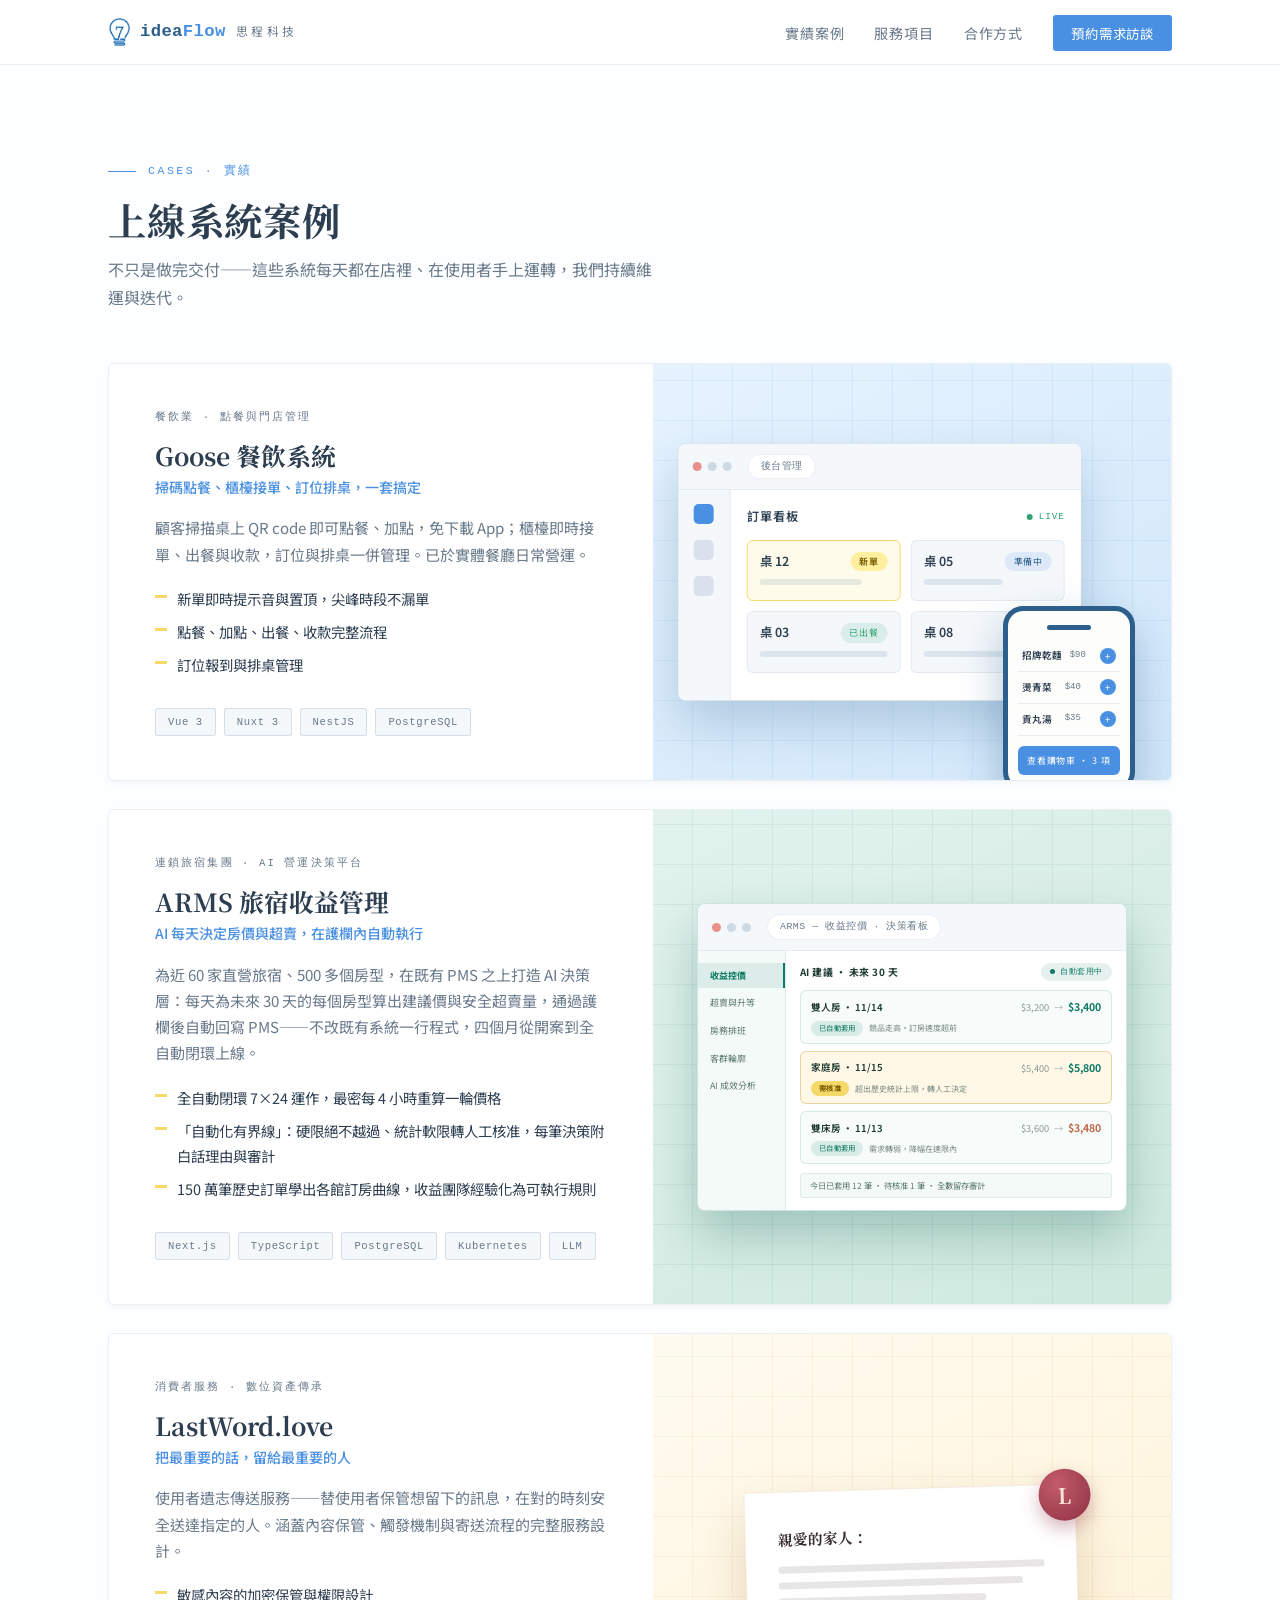
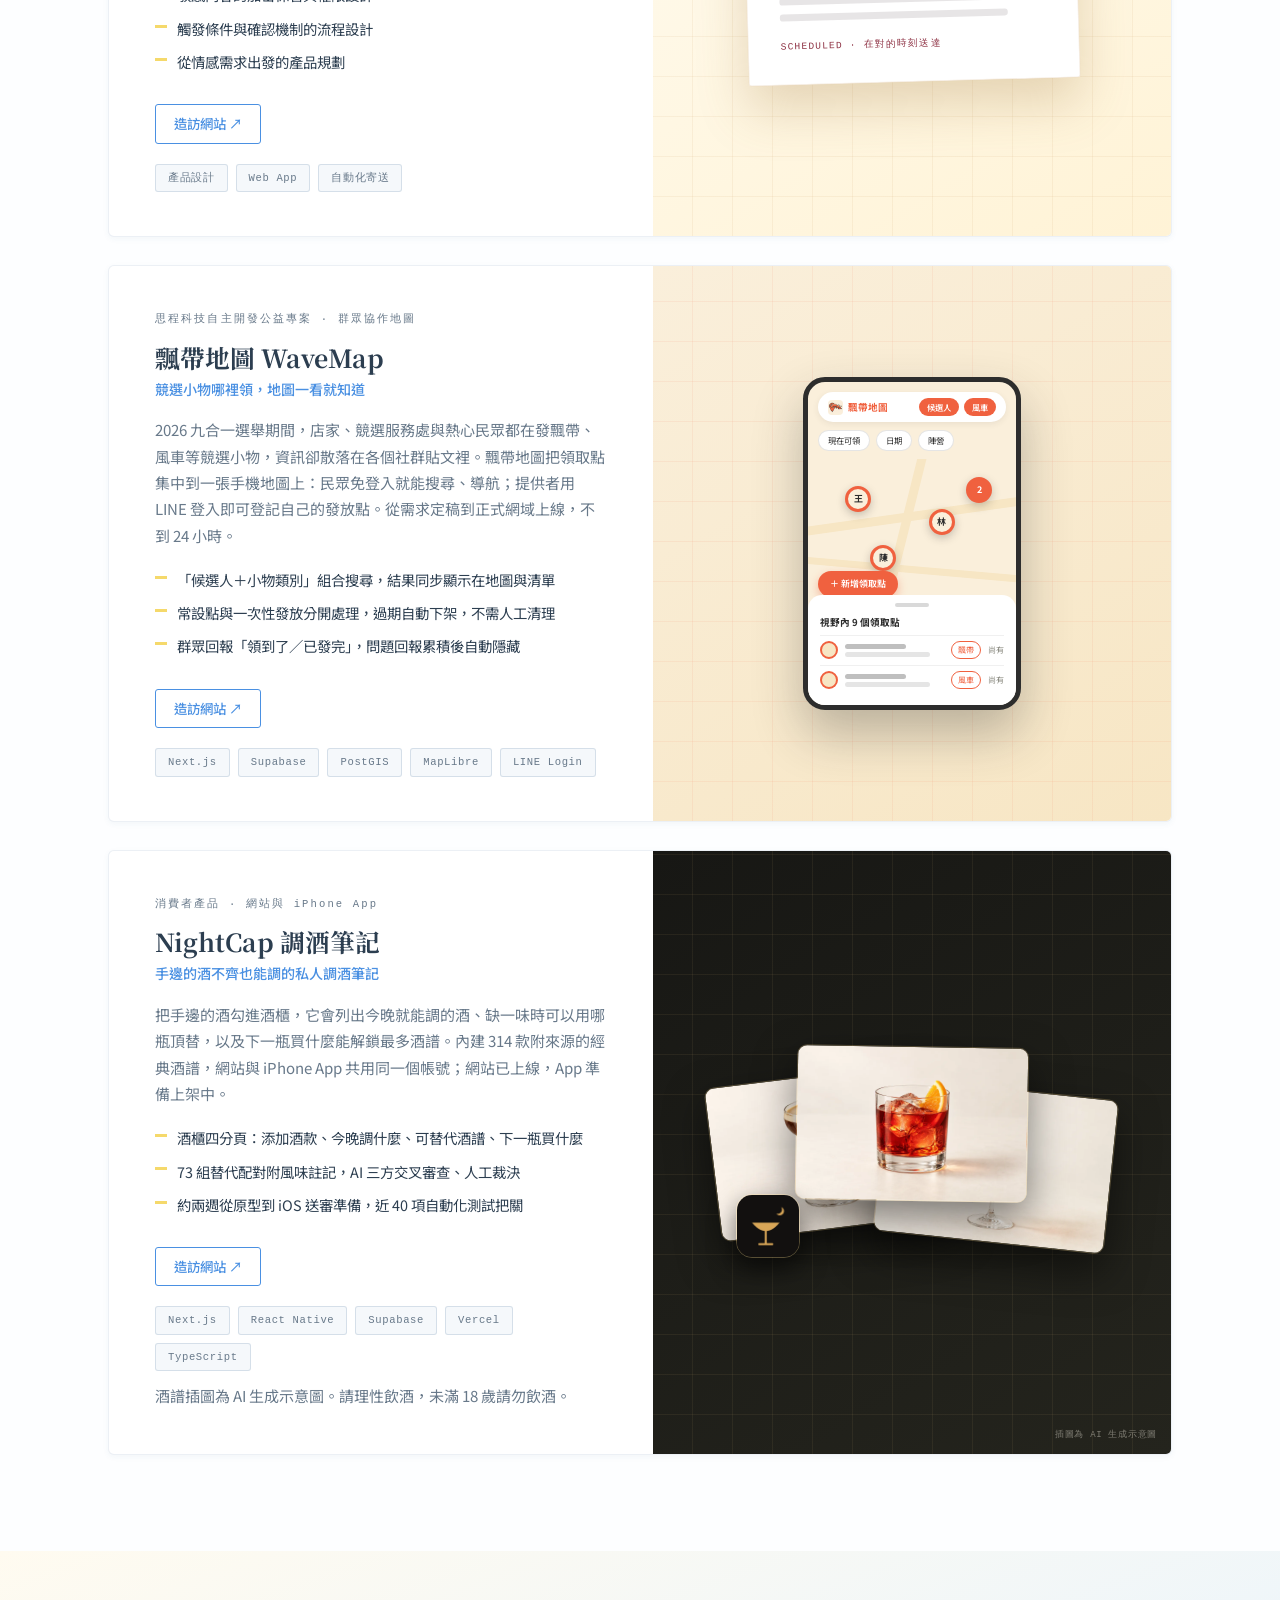
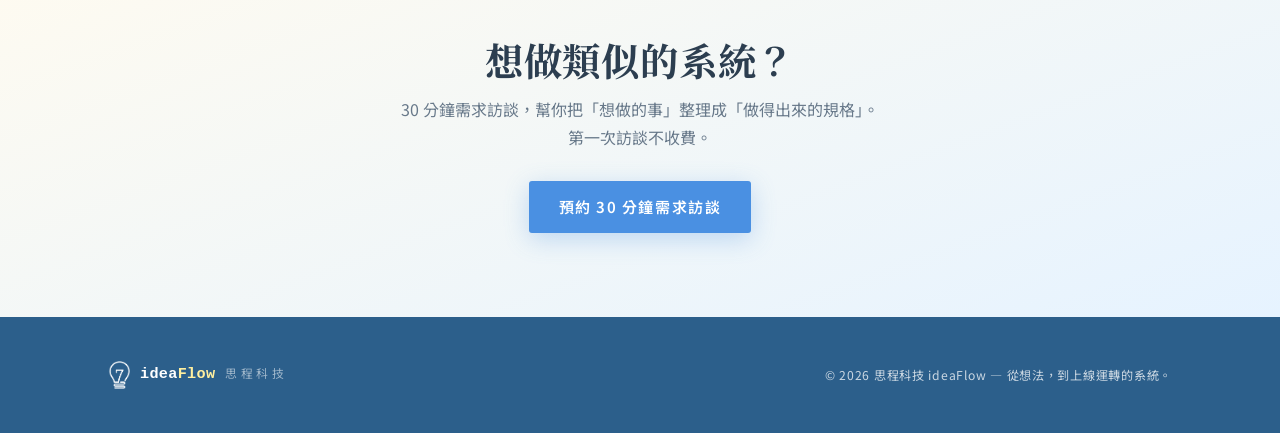
<file: cases/index.html>
<!DOCTYPE html>
<html lang="zh-TW">
<head>
    <meta charset="UTF-8">
    <meta name="viewport" content="width=device-width, initial-scale=1.0">
    <title>上線系統案例 — 思程科技 ideaFlow</title>
    <meta name="description" content="思程科技的上線系統案例：Goose 餐飲點餐系統、ARMS 旅宿 AI 收益管理平台、LastWord.love、飄帶地圖 WaveMap 與 NightCap 調酒筆記。每個系統都在真實營運中。">
    <meta name="keywords" content="軟體開發案例,客製系統,餐飲點餐系統,旅宿收益管理,AI 系統開發,台中,ideaFlow,思程科技">
    <link rel="canonical" href="https://www.ideaflow.com.tw/cases/">

    <!-- Google Tag Manager -->
    <script>(function(w,d,s,l,i){w[l]=w[l]||[];w[l].push({'gtm.start':
    new Date().getTime(),event:'gtm.js'});var f=d.getElementsByTagName(s)[0],
    j=d.createElement(s),dl=l!='dataLayer'?'&l='+l:'';j.async=true;j.src=
    'https://www.googletagmanager.com/gtm.js?id='+i+dl;f.parentNode.insertBefore(j,f);
    })(window,document,'script','dataLayer','GTM-PHTSDS7L');</script>
    <!-- End Google Tag Manager -->

    <!-- Open Graph -->
    <meta property="og:type" content="website">
    <meta property="og:title" content="上線系統案例 — 思程科技 ideaFlow">
    <meta property="og:description" content="餐飲點餐、旅宿 AI 收益管理、消費者產品與公益地圖——每個系統都在真實營運中。">
    <meta property="og:url" content="https://www.ideaflow.com.tw/cases/">
    <meta property="og:image" content="https://www.ideaflow.com.tw/assets/og-image.png">
    <meta name="twitter:card" content="summary_large_image">

    <link rel="icon" type="image/png" sizes="32x32" href="/assets/favicon-32.png">
    <link rel="apple-touch-icon" href="/assets/apple-touch-icon.png">

    <link rel="preconnect" href="https://fonts.googleapis.com">
    <link rel="preconnect" href="https://fonts.gstatic.com" crossorigin>
    <link href="https://fonts.googleapis.com/css2?family=Noto+Sans+TC:wght@400;500;700&family=Noto+Serif+TC:wght@700&display=swap" rel="stylesheet">
    <link rel="stylesheet" href="/styles.css?v=12">
</head>
<body>
<!-- Google Tag Manager (noscript) -->
<noscript><iframe src="https://www.googletagmanager.com/ns.html?id=GTM-PHTSDS7L"
height="0" width="0" style="display:none;visibility:hidden"></iframe></noscript>
<!-- End Google Tag Manager (noscript) -->

<nav>
  <div class="nav-in">
    <a class="logo" href="/">
      <img src="/assets/logo-mark-blue.png" alt="ideaFlow logo">
      <b>idea<span>Flow</span></b><em>思程科技</em>
    </a>
    <ul class="nav-links">
      <li><a href="/cases/" aria-current="page">實績案例</a></li>
      <li><a href="/#services">服務項目</a></li>
      <li><a href="/#process">合作方式</a></li>
      <li><a href="/#contact" class="nav-cta" data-cta="nav">預約需求訪談</a></li>
    </ul>
  </div>
</nav>

<section class="cases">
  <div class="wrap">
    <div class="eyebrow reveal">CASES · 實績</div>
    <h1 class="section-title reveal">上線系統案例</h1>
    <p class="section-lede reveal">不只是做完交付——這些系統每天都在店裡、在使用者手上運轉，我們持續維運與迭代。</p>

    <div class="case-list">
      <article class="case reveal" id="goose">
        <div class="case-info">
          <span class="case-kind">餐飲業 · 點餐與門店管理</span>
          <h3>Goose 餐飲系統</h3>
          <div class="sub">掃碼點餐、櫃檯接單、訂位排桌，一套搞定</div>
          <p>顧客掃描桌上 QR code 即可點餐、加點，免下載 App；櫃檯即時接單、出餐與收款，訂位與排桌一併管理。已於實體餐廳日常營運。</p>
          <ul class="case-points">
            <li>新單即時提示音與置頂，尖峰時段不漏單</li>
            <li>點餐、加點、出餐、收款完整流程</li>
            <li>訂位報到與排桌管理</li>
          </ul>
          <div class="tags">
            <span class="tag">Vue 3</span><span class="tag">Nuxt 3</span>
            <span class="tag">NestJS</span><span class="tag">PostgreSQL</span>
          </div>
        </div>
        <div class="case-visual" aria-hidden="true">
          <div class="g-window">
            <div class="mock-bar">
              <i></i><i></i><i></i>
              <span class="mock-url">後台管理</span>
            </div>
            <div class="mock-body" style="min-height:210px">
              <div class="mock-side">
                <i class="on"></i><i></i><i></i>
              </div>
              <div class="mock-main">
                <div class="mock-head"><b>訂單看板</b><span class="mock-live">LIVE</span></div>
                <div class="order-grid">
                  <div class="order-card new">
                    <div class="order-top"><b>桌 12</b><span class="pill pill-new">新單</span></div>
                    <div class="order-line mid"></div>
                  </div>
                  <div class="order-card">
                    <div class="order-top"><b>桌 05</b><span class="pill pill-prep">準備中</span></div>
                    <div class="order-line short"></div>
                  </div>
                  <div class="order-card">
                    <div class="order-top"><b>桌 03</b><span class="pill pill-done">已出餐</span></div>
                    <div class="order-line"></div>
                  </div>
                  <div class="order-card">
                    <div class="order-top"><b>桌 08</b><span class="pill pill-prep">準備中</span></div>
                    <div class="order-line mid"></div>
                  </div>
                </div>
              </div>
            </div>
          </div>
          <div class="g-phone">
            <div class="menu-row"><span class="n">招牌乾麵</span><span class="p">$90</span><span class="add">+</span></div>
            <div class="menu-row"><span class="n">燙青菜</span><span class="p">$40</span><span class="add">+</span></div>
            <div class="menu-row"><span class="n">貢丸湯</span><span class="p">$35</span><span class="add">+</span></div>
            <div class="phone-cta">查看購物車 · 3 項</div>
          </div>
        </div>
      </article>

      <article class="case reveal" id="arms">
        <div class="case-info">
          <span class="case-kind">連鎖旅宿集團 · AI 營運決策平台</span>
          <h3>ARMS <span class="nowrap">旅宿收益管理</span></h3>
          <div class="sub">AI 每天決定房價與超賣，在護欄內自動執行</div>
          <p>為近 60 家直營旅宿、500 多個房型，在既有 PMS 之上打造 AI 決策層：每天為未來 30 天的每個房型算出建議價與安全超賣量，通過護欄後自動回寫 PMS——不改既有系統一行程式，四個月從開案到全自動閉環上線。</p>
          <ul class="case-points">
            <li>全自動閉環 7×24 運作，最密每 4 小時重算一輪價格</li>
            <li>「自動化有界線」：硬限絕不越過、統計軟限轉人工核准，每筆決策附白話理由與審計</li>
            <li>150 萬筆歷史訂單學出各館訂房曲線，收益團隊經驗化為可執行規則</li>
          </ul>
          <div class="tags">
            <span class="tag">Next.js</span><span class="tag">TypeScript</span>
            <span class="tag">PostgreSQL</span><span class="tag">Kubernetes</span>
            <span class="tag">LLM</span>
          </div>
        </div>
        <div class="case-visual arms-visual" aria-hidden="true">
          <div class="arms-window">
            <div class="mock-bar">
              <i></i><i></i><i></i>
              <span class="mock-url">ARMS — 收益控價 · 決策看板</span>
            </div>
            <div class="arms-body">
              <div class="arms-side">
                <span class="on">收益控價</span>
                <span>超賣與升等</span>
                <span>房務排班</span>
                <span>客群輪廓</span>
                <span>AI 成效分析</span>
              </div>
              <div class="arms-main">
                <div class="arms-head"><b>AI 建議 · 未來 30 天</b><span class="arms-auto">自動套用中</span></div>
                <div class="arms-feed">
                  <div class="arms-card">
                    <div class="arms-row1"><b>雙人房 · 11/14</b><span class="arms-price">$3,200 <i>→</i> <em class="up">$3,400</em></span></div>
                    <div class="arms-row2"><span class="arms-pill ok">已自動套用</span>競品走高・訂房速度超前</div>
                  </div>
                  <div class="arms-card hold">
                    <div class="arms-row1"><b>家庭房 · 11/15</b><span class="arms-price">$5,400 <i>→</i> <em class="up">$5,800</em></span></div>
                    <div class="arms-row2"><span class="arms-pill warn">需核准</span>超出歷史統計上限，轉人工決定</div>
                  </div>
                  <div class="arms-card">
                    <div class="arms-row1"><b>雙床房 · 11/13</b><span class="arms-price">$3,600 <i>→</i> <em class="dn">$3,480</em></span></div>
                    <div class="arms-row2"><span class="arms-pill ok">已自動套用</span>需求轉弱，降幅在速限內</div>
                  </div>
                </div>
                <div class="arms-audit">今日已套用 12 筆 · 待核准 1 筆 · 全數留存審計</div>
              </div>
            </div>
          </div>
        </div>
      </article>

      <article class="case reveal" id="lastword">
        <div class="case-info">
          <span class="case-kind">消費者服務 · 數位資產傳承</span>
          <h3>LastWord.love</h3>
          <div class="sub">把最重要的話，留給最重要的人</div>
          <p>使用者遺志傳送服務——替使用者保管想留下的訊息，在對的時刻安全送達指定的人。涵蓋內容保管、觸發機制與寄送流程的完整服務設計。</p>
          <ul class="case-points">
            <li>敏感內容的加密保管與權限設計</li>
            <li>觸發條件與確認機制的流程設計</li>
            <li>從情感需求出發的產品規劃</li>
          </ul>
          <a class="case-link" href="https://lastword.love/" target="_blank" rel="noopener" aria-label="造訪 LastWord.love 網站">造訪網站 <span aria-hidden="true">↗</span></a>
          <div class="tags">
            <span class="tag">產品設計</span><span class="tag">Web App</span>
            <span class="tag">自動化寄送</span>
          </div>
        </div>
        <div class="case-visual lwl-visual" aria-hidden="true">
          <div class="letter">
            <b>親愛的家人：</b>
            <i></i><i></i><i></i><i></i>
            <div class="send">SCHEDULED · 在對的時刻送達</div>
          </div>
        </div>
      </article>

      <article class="case reveal" id="wavemap">
        <div class="case-info">
          <span class="case-kind">思程科技自主開發公益專案 · 群眾協作地圖</span>
          <h3><span class="nowrap">飄帶地圖</span> WaveMap</h3>
          <div class="sub">競選小物哪裡領，地圖一看就知道</div>
          <p>2026 九合一選舉期間，店家、競選服務處與熱心民眾都在發飄帶、風車等競選小物，資訊卻散落在各個社群貼文裡。飄帶地圖把領取點集中到一張手機地圖上：民眾免登入就能搜尋、導航；提供者用 LINE 登入即可登記自己的發放點。從需求定稿到正式網域上線，不到 24 小時。</p>
          <ul class="case-points">
            <li>「候選人＋小物類別」組合搜尋，結果同步顯示在地圖與清單</li>
            <li>常設點與一次性發放分開處理，過期自動下架，不需人工清理</li>
            <li>群眾回報「領到了／已發完」，問題回報累積後自動隱藏</li>
          </ul>
          <a class="case-link" href="https://wavemap.tw" target="_blank" rel="noopener" aria-label="造訪飄帶地圖網站">造訪網站 <span aria-hidden="true">↗</span></a>
          <div class="tags">
            <span class="tag">Next.js</span><span class="tag">Supabase</span>
            <span class="tag">PostGIS</span><span class="tag">MapLibre</span>
            <span class="tag">LINE Login</span>
          </div>
        </div>
        <div class="case-visual wm-visual" aria-hidden="true">
          <div class="wm-phone">
            <div class="wm-search">
              <img src="/assets/wavemap-icon.png" alt="">飄帶地圖
              <span class="wm-chip">候選人</span><span class="wm-chip">風車</span>
            </div>
            <div class="wm-filters"><span>現在可領</span><span>日期</span><span>陣營</span></div>
            <div class="wm-map">
              <i class="wm-road r1"></i><i class="wm-road r2"></i><i class="wm-road r3"></i>
              <span class="wm-pin" style="left:18%;top:18%">王</span>
              <span class="wm-pin" style="left:58%;top:34%">林</span>
              <span class="wm-pin" style="left:30%;top:58%">陳</span>
              <span class="wm-pin wm-cluster" style="left:76%;top:12%">2</span>
              <div class="wm-add">＋ 新增領取點</div>
            </div>
            <div class="wm-drawer">
              <i class="wm-handle"></i>
              <b>視野內 9 個領取點</b>
              <div class="wm-row">
                <i class="wm-ava"></i>
                <span class="wm-lines"><i></i><i></i></span>
                <span class="wm-tag">飄帶</span><em>尚有</em>
              </div>
              <div class="wm-row">
                <i class="wm-ava"></i>
                <span class="wm-lines"><i></i><i></i></span>
                <span class="wm-tag">風車</span><em>尚有</em>
              </div>
            </div>
          </div>
        </div>
      </article>

      <article class="case reveal" id="nightcap">
        <div class="case-info">
          <span class="case-kind">消費者產品 · 網站與 iPhone App</span>
          <h3>NightCap 調酒筆記</h3>
          <div class="sub">手邊的酒不齊也能調的私人調酒筆記</div>
          <p>把手邊的酒勾進酒櫃，它會列出今晚就能調的酒、缺一味時可以用哪瓶頂替，以及下一瓶買什麼能解鎖最多酒譜。內建 314 款附來源的經典酒譜，網站與 iPhone App 共用同一個帳號；網站已上線，App 準備上架中。</p>
          <ul class="case-points">
            <li>酒櫃四分頁：添加酒款、今晚調什麼、可替代酒譜、下一瓶買什麼</li>
            <li>73 組替代配對附風味註記，AI 三方交叉審查、人工裁決</li>
            <li>約兩週從原型到 iOS 送審準備，近 40 項自動化測試把關</li>
          </ul>
          <a class="case-link" href="https://nightcap-wheat.vercel.app/" target="_blank" rel="noopener" aria-label="造訪 NightCap 網站">造訪網站 <span aria-hidden="true">↗</span></a>
          <div class="tags">
            <span class="tag">Next.js</span><span class="tag">React Native</span>
            <span class="tag">Supabase</span><span class="tag">Vercel</span>
            <span class="tag">TypeScript</span>
          </div>
          <p class="case-note">酒譜插圖為 AI 生成示意圖。請理性飲酒，未滿 18 歲請勿飲酒。</p>
        </div>
        <div class="case-visual nc-visual" aria-hidden="true">
          <div class="nc-cards">
            <img class="nc-card c1" src="/assets/nc-espresso.webp" alt="Espresso Martini 調酒插圖">
            <img class="nc-card c2" src="/assets/nc-negroni.webp" alt="Negroni 調酒插圖">
            <img class="nc-card c3" src="/assets/nc-spritz.webp" alt="Spritz 調酒插圖">
            <img class="nc-icon" src="/assets/nightcap-icon.png" alt="NightCap App 圖示">
          </div>
          <span class="nc-note">插圖為 AI 生成示意圖</span>
        </div>
      </article>
    </div>
  </div>
</section>

<section class="cases-cta">
  <div class="wrap">
    <h2 class="section-title">想做類似的系統？</h2>
    <p>30 分鐘需求訪談，幫你把「想做的事」整理成「做得出來的規格」。第一次訪談不收費。</p>
    <a class="btn btn-primary" href="/#contact" data-cta="cases_page">預約 30 分鐘需求訪談</a>
  </div>
</section>

<footer>
  <div class="foot-in">
    <a class="logo" href="/">
      <img src="/assets/logo-mark-white.png" alt="ideaFlow logo">
      <b>idea<span>Flow</span></b><em>思程科技</em>
    </a>
    <small>© 2026 思程科技 ideaFlow — 從想法，到上線運轉的系統。</small>
  </div>
</footer>

<script src="/script.js?v=5"></script>
</body>
</html>
</file>
<file: styles.css>
/* ============ Base ============ */
:root{
  --primary:#4A90E2;
  --primary-deep:#2C5F8B;
  --pale:#E6F3FF;
  --warm:#FFFBF0;
  --yellow:#FFEF9F;
  --yellow-deep:#F5D96B;
  --text:#2C3E50;
  --muted:#68798A;
  --white:#FFFFFF;
  --bg:#FDFEFF;
  --gray:#F5F8FB;
  --line:rgba(44,95,139,.16);
  --line-soft:rgba(44,95,139,.09);
  --serif:"Noto Serif TC","Songti TC",Georgia,serif;
  --sans:"Noto Sans TC","PingFang TC","Microsoft JhengHei",-apple-system,sans-serif;
  --mono:"SF Mono",Menlo,Consolas,monospace;
}
*{margin:0;padding:0;box-sizing:border-box}
html{scroll-behavior:smooth}
body{
  font-family:var(--sans);
  color:var(--text);
  background:var(--bg);
  line-height:1.75;
  font-size:16px;
  overflow-x:hidden;
}
::selection{background:var(--yellow);color:var(--text)}
section[id],header[id]{scroll-margin-top:72px}

.wrap{max-width:1120px;margin:0 auto;padding:0 28px}
.eyebrow{
  font-family:var(--mono);
  font-size:.72rem;
  letter-spacing:.22em;
  color:var(--primary);
  display:flex;align-items:center;gap:12px;
}
.eyebrow::before{content:"";width:28px;height:1px;background:var(--primary)}

h1,h2,h3{font-family:var(--serif);font-weight:700;line-height:1.3;text-wrap:balance}
.section-title{font-size:clamp(1.7rem,3.4vw,2.4rem);margin:14px 0 10px;letter-spacing:.02em;color:var(--text)}
.section-lede{color:var(--muted);max-width:34em}

/* ============ Nav ============ */
nav{
  position:sticky;top:0;z-index:50;
  background:rgba(255,255,255,.9);
  backdrop-filter:blur(12px);
  border-bottom:1px solid var(--line-soft);
}
.nav-in{
  max-width:1120px;margin:0 auto;padding:0 28px;
  height:64px;display:flex;align-items:center;justify-content:space-between;
}
.logo{display:flex;align-items:baseline;gap:10px;text-decoration:none}
.logo img{width:22px;height:auto;align-self:center;flex-shrink:0}
.logo b{
  font-family:var(--mono);font-size:1.08rem;color:var(--primary-deep);letter-spacing:.02em;
}
.logo b span{color:var(--primary)}
.logo em{font-style:normal;font-size:.74rem;color:var(--muted);letter-spacing:.3em}
.nav-links{display:flex;gap:30px;align-items:center;list-style:none}
.nav-links a{
  color:var(--muted);text-decoration:none;font-size:.88rem;letter-spacing:.06em;
  transition:color .2s;
}
.nav-links a:hover,.nav-links a:focus-visible{color:var(--primary-deep)}
.nav-cta{
  background:var(--primary);color:#fff!important;
  padding:8px 18px;border-radius:3px;font-size:.84rem!important;
  transition:background .2s;
}
.nav-cta:hover{background:var(--primary-deep)}
@media(max-width:820px){.nav-links li:not(:last-child){display:none}}

/* ============ Hero ============ */
.hero{
  background:linear-gradient(160deg,var(--pale) 0%,#F3F9FF 45%,var(--warm) 100%);
  position:relative;
  overflow:hidden;
}
.hero::before{
  content:"";position:absolute;inset:0;
  background:
    repeating-linear-gradient(0deg,transparent 0 47px,rgba(74,144,226,.06) 47px 48px),
    repeating-linear-gradient(90deg,transparent 0 47px,rgba(74,144,226,.06) 47px 48px);
  -webkit-mask-image:radial-gradient(ellipse 90% 80% at 30% 20%,#000 30%,transparent 75%);
  mask-image:radial-gradient(ellipse 90% 80% at 30% 20%,#000 30%,transparent 75%);
}
.hero::after{
  content:"";position:absolute;width:520px;height:520px;border-radius:50%;
  right:-140px;top:-180px;
  background:radial-gradient(circle,rgba(135,206,235,.3),transparent 65%);
}
.hero-in{
  position:relative;z-index:1;
  max-width:820px;margin:0 auto;padding:48px 28px 0;
  display:flex;flex-direction:column;align-items:center;justify-content:center;
  text-align:center;
  min-height:calc(100vh - 64px); /* 佔滿第一屏（扣掉 64px 導覽列），避免下一區探頭 */
}
.hero-in .eyebrow{justify-content:center}
.hero-in .eyebrow::after{content:"";width:28px;height:1px;background:var(--primary)}
.hero h1{
  font-size:clamp(2.1rem,4.4vw,3.15rem);
  color:var(--text);
  margin:22px 0 20px;
  letter-spacing:.03em;
}
.hero h1 .nowrap{white-space:nowrap}
.hero h1 .accent{
  color:var(--primary-deep);
  background:linear-gradient(transparent 62%,var(--yellow) 62%);
  padding:0 2px;
}
.hero p.lede{
  color:var(--muted);
  max-width:30em;font-size:1.02rem;margin:0 auto;
}
.hero-ctas{display:flex;gap:14px;margin:34px 0 44px;flex-wrap:wrap;justify-content:center}
.btn{
  display:inline-block;text-decoration:none;
  padding:13px 30px;border-radius:3px;
  font-size:.94rem;letter-spacing:.1em;
  transition:transform .2s,box-shadow .2s,background .2s;
}
.btn-primary{
  background:var(--primary);color:#fff;font-weight:600;
  box-shadow:0 6px 24px rgba(74,144,226,.3);
}
.btn-primary:hover{transform:translateY(-2px);box-shadow:0 10px 30px rgba(74,144,226,.4);background:var(--primary-deep)}
.btn-ghost{border:1px solid var(--primary);color:var(--primary-deep)}
.btn-ghost:hover{background:rgba(74,144,226,.08)}
.hero-proof{
  display:flex;gap:0;justify-content:center;border-top:1px solid var(--line);
  padding:22px 0 56px;
}
.proof-item{padding-right:40px;margin-right:40px;border-right:1px solid var(--line)}
.proof-item:last-child{border-right:none;margin-right:0;padding-right:0}
.proof-item b{
  font-family:var(--serif);font-size:1.7rem;color:var(--primary-deep);display:block;line-height:1.2;
  font-variant-numeric:tabular-nums;
}
.proof-item b i{font-style:normal;color:var(--primary);font-size:1.15rem}
.proof-item span{font-size:.78rem;color:var(--muted);letter-spacing:.12em}

/* 視窗框（案例區使用） */
.mock-bar{
  display:flex;align-items:center;gap:6px;
  padding:10px 14px;border-bottom:1px solid var(--line-soft);
  background:var(--gray);
}
.mock-bar i{width:9px;height:9px;border-radius:50%;background:rgba(44,95,139,.2)}
.mock-bar i:first-child{background:#E8918A}
.mock-url{
  margin-left:10px;font-family:var(--mono);font-size:.62rem;color:var(--muted);
  background:#fff;border:1px solid var(--line-soft);padding:3px 12px;border-radius:20px;letter-spacing:.05em;
}
.mock-body{display:flex;min-height:250px;background:#fff}
.mock-side{
  width:52px;border-right:1px solid var(--line-soft);
  padding:14px 0;display:flex;flex-direction:column;align-items:center;gap:16px;
  background:var(--gray);
}
.mock-side i{width:20px;height:20px;border-radius:5px;background:rgba(44,95,139,.14)}
.mock-side i.on{background:var(--primary)}
.mock-main{flex:1;padding:16px}
.mock-head{
  display:flex;justify-content:space-between;align-items:center;margin-bottom:12px;
}
.mock-head b{font-size:.76rem;color:var(--text);letter-spacing:.1em;font-weight:600}
.mock-live{
  font-family:var(--mono);font-size:.58rem;color:#2FA372;letter-spacing:.1em;
  display:flex;align-items:center;gap:6px;
}
.mock-live::before{
  content:"";width:6px;height:6px;border-radius:50%;background:#2FA372;
  animation:pulse 1.8s infinite;
}
@keyframes pulse{0%,100%{opacity:1}50%{opacity:.25}}
.order-grid{display:grid;grid-template-columns:1fr 1fr;gap:10px}
.order-card{
  background:var(--gray);
  border:1px solid var(--line-soft);
  border-radius:6px;padding:10px 12px;
}
.order-card.new{border-color:var(--yellow-deep);background:#FFFBEA}
.order-top{display:flex;justify-content:space-between;align-items:center;margin-bottom:7px}
.order-top b{font-size:.78rem;color:var(--text);font-weight:600}
.pill{
  font-size:.56rem;padding:2px 9px;border-radius:20px;letter-spacing:.08em;
}
.pill-new{background:var(--yellow);color:#7A5E00;font-weight:700}
.pill-prep{background:rgba(74,144,226,.14);color:var(--primary-deep)}
.pill-done{background:rgba(47,163,114,.13);color:#2FA372}
.order-line{height:6px;border-radius:3px;background:rgba(44,95,139,.12);margin:5px 0}
.order-line.short{width:62%}
.order-line.mid{width:80%}

@media(max-width:920px){
  .hero-in{padding-top:64px;min-height:0}
  .hero-proof{flex-wrap:wrap;gap:18px}
  .proof-item{padding-right:24px;margin-right:24px}
}
@media(max-width:520px){
  .hero-in .eyebrow{font-size:.6rem;letter-spacing:.14em}
  .hero-in .eyebrow::before,.hero-in .eyebrow::after{width:16px}
}

/* ============ Sections 共用 ============ */
section{padding:96px 0}
.reveal{opacity:0;transform:translateY(26px);transition:opacity .7s ease,transform .7s ease}
.reveal.in{opacity:1;transform:none}

/* ============ Cases ============ */
.cases{background:var(--bg)}
.case-list{display:grid;gap:28px;margin-top:52px}
.case{
  background:var(--white);
  border:1px solid var(--line-soft);
  border-radius:6px;
  display:grid;grid-template-columns:1.05fr 1fr;
  overflow:hidden;
  box-shadow:0 2px 6px rgba(44,95,139,.05);
  transition:box-shadow .3s,transform .3s;
}
.case:hover{box-shadow:0 18px 44px rgba(44,95,139,.13);transform:translateY(-3px)}
.case-info{padding:44px 46px;display:flex;flex-direction:column}
.case-kind{
  font-family:var(--mono);font-size:.66rem;letter-spacing:.2em;color:var(--muted);
}
.nowrap{white-space:nowrap}
.case-info h3{font-size:1.55rem;margin:12px 0 4px;color:var(--text)}
.case-info .sub{color:var(--primary);font-size:.88rem;font-weight:500;margin-bottom:16px}
.case-info p{color:var(--muted);font-size:.94rem}
.case-points{list-style:none;margin:18px 0 22px}
.case-points li{
  font-size:.9rem;padding-left:22px;position:relative;margin-bottom:8px;
}
.case-points li::before{
  content:"";position:absolute;left:0;top:.62em;
  width:12px;height:3px;background:var(--yellow-deep);
}
.tags{display:flex;flex-wrap:wrap;gap:8px;margin-top:auto}
.tag{
  font-family:var(--mono);font-size:.66rem;letter-spacing:.06em;
  border:1px solid var(--line);color:var(--muted);
  padding:4px 12px;border-radius:3px;background:var(--gray);
}

/* Goose 案例視覺 */
.case-visual{
  position:relative;min-height:380px;
  background:linear-gradient(145deg,var(--pale),#D2E8FA);
  display:flex;align-items:center;justify-content:center;
  overflow:hidden;
}
.case-visual::before{
  content:"";position:absolute;inset:0;
  background:
    repeating-linear-gradient(0deg,transparent 0 39px,rgba(74,144,226,.09) 39px 40px),
    repeating-linear-gradient(90deg,transparent 0 39px,rgba(74,144,226,.09) 39px 40px);
}
.g-window{
  position:relative;width:78%;
  background:#fff;border:1px solid var(--line);
  border-radius:8px;overflow:hidden;
  box-shadow:0 24px 50px rgba(44,95,139,.25);
  transform:translateX(-8%);
}
.g-phone{
  position:absolute;right:7%;bottom:-12px;width:132px;
  background:#FDFDFB;border-radius:20px;
  border:5px solid var(--primary-deep);
  box-shadow:0 20px 44px rgba(44,95,139,.35);
  padding:14px 10px 12px;
  z-index:2;
}
.g-phone::before{
  content:"";display:block;width:44px;height:5px;border-radius:3px;
  background:var(--primary-deep);margin:0 auto 10px;
}
.menu-row{
  display:flex;justify-content:space-between;align-items:center;
  padding:7px 4px;border-bottom:1px solid var(--line-soft);
}
.menu-row .n{font-size:.6rem;font-weight:600;color:var(--text)}
.menu-row .p{font-family:var(--mono);font-size:.56rem;color:var(--muted)}
.menu-row .add{
  width:16px;height:16px;border-radius:50%;background:var(--primary);color:#fff;
  font-size:.6rem;line-height:16px;text-align:center;flex-shrink:0;margin-left:6px;
}
.phone-cta{
  margin-top:10px;background:var(--primary);color:#fff;text-align:center;
  font-size:.56rem;letter-spacing:.1em;padding:7px 0;border-radius:6px;
}

/* LWL 案例視覺：信箋 */
.lwl-visual{
  background:linear-gradient(150deg,var(--warm),#FFF3D6);
}
.lwl-visual::before{
  background:
    repeating-linear-gradient(0deg,transparent 0 39px,rgba(200,150,90,.1) 39px 40px),
    repeating-linear-gradient(90deg,transparent 0 39px,rgba(200,150,90,.1) 39px 40px);
}
.letter{
  position:relative;width:64%;background:#fff;
  padding:34px 32px 28px;border-radius:3px;
  box-shadow:0 24px 50px rgba(150,110,50,.25);
  transform:rotate(-1.6deg);
  border:1px solid rgba(200,150,90,.18);
}
.letter::after{
  content:"L";position:absolute;right:-16px;top:-16px;
  width:52px;height:52px;border-radius:50%;
  background:radial-gradient(circle at 35% 30%,#C25B6A,#8E3244);
  color:#F7E3D8;font-family:var(--serif);font-size:1.3rem;font-weight:700;
  display:flex;align-items:center;justify-content:center;
  box-shadow:0 8px 18px rgba(142,50,68,.35);
}
.letter b{
  font-family:var(--serif);font-size:.92rem;color:#3A2E33;display:block;margin-bottom:14px;
}
.letter i{
  display:block;height:7px;border-radius:3px;background:rgba(58,46,51,.12);margin-bottom:9px;
}
.letter i:nth-child(3){width:92%}
.letter i:nth-child(4){width:78%}
.letter i:nth-child(5){width:86%}
.letter i:nth-child(6){width:48%}
.letter .send{
  margin-top:18px;font-family:var(--mono);font-size:.6rem;letter-spacing:.12em;
  color:#8E3244;
}

@media(max-width:880px){
  .case{grid-template-columns:1fr}
  .case-visual{min-height:300px;order:-1}
  .g-window{width:84%}
  .g-phone{right:4%}
}

/* ============ Services ============ */
.services{background:var(--pale)}
.svc-grid{
  display:grid;grid-template-columns:repeat(2,1fr);gap:22px;
  margin-top:52px;
}
.svc{
  background:var(--white);padding:40px 42px;
  border:1px solid var(--line-soft);border-radius:6px;
  transition:box-shadow .3s,transform .3s;
  box-shadow:0 2px 6px rgba(44,95,139,.05);
}
.svc:hover{box-shadow:0 14px 34px rgba(44,95,139,.13);transform:translateY(-3px)}
.svc .num{
  font-family:var(--mono);font-size:.68rem;color:var(--primary);letter-spacing:.15em;
  background:var(--pale);padding:3px 10px;border-radius:3px;
}
.svc h3{color:var(--text);font-size:1.28rem;margin:16px 0 4px}
.svc .q{color:var(--primary);font-size:.86rem;margin-bottom:10px;font-weight:600}
.svc p{color:var(--muted);font-size:.9rem}
@media(max-width:760px){.svc-grid{grid-template-columns:1fr}}

/* ============ Process ============ */
.process{background:var(--bg)}
.steps{
  display:grid;grid-template-columns:repeat(4,1fr);gap:26px;margin-top:56px;
  counter-reset:step;
}
.step{position:relative;padding-top:26px}
.step::before{
  counter-increment:step;
  content:"0" counter(step);
  font-family:var(--mono);font-size:.72rem;color:var(--primary);letter-spacing:.15em;
  position:absolute;top:0;left:0;
}
.step::after{
  content:"";position:absolute;top:9px;left:42px;right:-14px;height:1px;
  background:var(--line);
}
.step:last-child::after{display:none}
.step h3{font-size:1.08rem;margin-bottom:8px;color:var(--text)}
.step p{font-size:.87rem;color:var(--muted)}
@media(max-width:820px){
  .steps{grid-template-columns:1fr 1fr;gap:34px}
  .step::after{display:none}
}

/* ============ Stack ============ */
.stack{background:var(--gray);border-top:1px solid var(--line-soft);border-bottom:1px solid var(--line-soft);padding:64px 0}
.stack-in{display:flex;align-items:center;gap:48px;flex-wrap:wrap}
.stack-label{
  font-family:var(--mono);font-size:.68rem;letter-spacing:.2em;color:var(--muted);
  text-transform:uppercase;flex-shrink:0;
}
.stack-items{display:flex;gap:14px;flex-wrap:wrap}
.stack-item{
  font-family:var(--mono);font-size:.78rem;letter-spacing:.04em;
  border:1px solid var(--line);padding:8px 18px;border-radius:3px;color:var(--primary-deep);
  background:var(--white);
}

/* ============ Contact ============ */
.contact{background:linear-gradient(160deg,var(--warm),var(--pale))}
.contact-grid{display:grid;grid-template-columns:1fr 1fr;gap:64px;margin-top:52px}
.contact-note{
  border-left:3px solid var(--yellow-deep);padding-left:22px;margin:26px 0 34px;
  color:var(--muted);font-size:.92rem;
}
.c-item{margin-bottom:22px}
.c-item b{font-size:.8rem;letter-spacing:.15em;color:var(--muted);display:block;font-weight:500}
.c-item span{font-size:1.02rem}
.c-item a{color:var(--primary);text-decoration:none}
.c-item a:hover{text-decoration:underline}
form{display:grid;gap:14px}
.f-row{display:grid;grid-template-columns:1fr 1fr;gap:14px}
input,select,textarea{
  font-family:var(--sans);font-size:.92rem;color:var(--text);
  background:var(--white);border:1px solid var(--line);border-radius:3px;
  padding:13px 16px;width:100%;
}
input:focus,select:focus,textarea:focus{
  outline:2px solid var(--primary);outline-offset:-1px;border-color:var(--primary);
}
textarea{resize:vertical;min-height:120px}
.f-submit{
  background:var(--primary);color:#fff;border:none;cursor:pointer;
  padding:15px;font-size:.94rem;letter-spacing:.14em;border-radius:3px;
  transition:background .2s;
  box-shadow:0 6px 20px rgba(74,144,226,.3);
}
.f-submit:hover{background:var(--primary-deep)}
.f-submit:disabled{opacity:.65;cursor:default}
@media(max-width:820px){.contact-grid{grid-template-columns:1fr}}

/* ============ Notification ============ */
.notification{
  position:fixed;top:20px;right:20px;z-index:10000;
  color:#fff;padding:15px 20px;border-radius:8px;
  box-shadow:0 4px 12px rgba(0,0,0,.15);
  max-width:400px;
  transform:translateX(120%);
  transition:transform .3s ease;
}
.notification.show{transform:translateX(0)}
.notification-success{background:#2FA372}
.notification-error{background:#D9534F}
.notification-content{display:flex;align-items:center;gap:10px}
.notification-close{
  background:none;border:none;color:#fff;font-size:1.1rem;cursor:pointer;
  margin-left:6px;line-height:1;
}

/* ============ Footer ============ */
footer{background:var(--primary-deep);color:rgba(255,255,255,.75);padding:44px 0}
.foot-in{
  max-width:1120px;margin:0 auto;padding:0 28px;
  display:flex;justify-content:space-between;align-items:center;gap:20px;flex-wrap:wrap;
}
footer .logo b{color:#fff;font-size:.95rem}
footer .logo b span{color:var(--yellow)}
footer .logo em{color:rgba(255,255,255,.55)}
footer small{font-size:.76rem;letter-spacing:.06em}

@media(prefers-reduced-motion:reduce){
  *,*::before,*::after{animation:none!important;transition:none!important}
  .reveal{opacity:1;transform:none}
  html{scroll-behavior:auto}
}

/* ============ 案例連結與註記 ============ */
.case-link{
  display:inline-block;margin:0 0 20px;align-self:flex-start;
  font-size:.84rem;font-weight:500;color:var(--primary);text-decoration:none;
  border:1px solid var(--primary);border-radius:3px;padding:7px 18px;
  transition:background .2s,color .2s;
}
.case-link:hover{background:var(--primary);color:#fff}
.case-note{margin-top:12px;font-size:.72rem;color:var(--muted)}

/* ============ WaveMap 案例視覺（CSS 示意畫面） ============ */
.wm-visual{background:linear-gradient(150deg,#FAEFDB,#F7E6C4)}
.wm-visual::before{
  background:
    repeating-linear-gradient(0deg,transparent 0 39px,rgba(240,97,63,.08) 39px 40px),
    repeating-linear-gradient(90deg,transparent 0 39px,rgba(240,97,63,.08) 39px 40px);
}
.wm-phone{
  position:relative;width:218px;
  background:#FAEFDB;border-radius:22px;border:5px solid #2D2D2D;
  box-shadow:0 24px 50px rgba(45,45,45,.3);overflow:hidden;
}
.wm-search{
  display:flex;align-items:center;gap:5px;margin:10px 10px 8px;
  background:#fff;border-radius:20px;padding:6px 10px;
  font-size:.6rem;font-weight:700;color:#F0613F;
  box-shadow:0 2px 6px rgba(45,45,45,.08);
}
.wm-search img{width:15px;height:15px;border-radius:4px}
.wm-chip{
  background:#F0613F;color:#fff;font-size:.52rem;font-weight:500;
  padding:2px 8px;border-radius:12px;
}
.wm-search .wm-chip:first-of-type{margin-left:auto}
.wm-filters{display:flex;gap:6px;margin:0 10px 8px}
.wm-filters span{
  background:#fff;border:1px solid rgba(45,45,45,.12);border-radius:12px;
  font-size:.52rem;color:#2D2D2D;padding:2px 9px;
}
.wm-map{position:relative;height:148px;background:#FAEFDB;overflow:hidden}
.wm-road{position:absolute;background:#F7E6C4;border-radius:4px}
.wm-road.r1{width:140%;height:9px;left:-20%;top:36%;transform:rotate(-8deg)}
.wm-road.r2{width:9px;height:140%;left:44%;top:-20%;transform:rotate(14deg)}
.wm-road.r3{width:140%;height:7px;left:-20%;top:72%;transform:rotate(5deg)}
.wm-pin{
  position:absolute;width:26px;height:26px;border-radius:50%;
  background:#FAEFDB;border:3px solid #F0613F;color:#2D2D2D;
  font-size:.56rem;font-weight:700;
  display:flex;align-items:center;justify-content:center;
  box-shadow:0 3px 8px rgba(45,45,45,.25);
}
.wm-pin.wm-cluster{background:#F0613F;color:#fff}
.wm-add{
  position:absolute;left:10px;bottom:10px;
  background:#F0613F;color:#fff;font-size:.56rem;font-weight:600;
  padding:5px 12px;border-radius:16px;
  box-shadow:0 4px 10px rgba(240,97,63,.4);
}
.wm-drawer{
  position:relative;background:#fff;border-radius:14px 14px 0 0;
  padding:8px 12px 10px;margin-top:-12px;
}
.wm-handle{display:block;width:34px;height:4px;border-radius:2px;background:rgba(45,45,45,.18);margin:0 auto 7px}
.wm-drawer b{font-size:.6rem;color:#2D2D2D;display:block;margin-bottom:4px}
.wm-row{display:flex;align-items:center;gap:7px;padding:5px 0;border-top:1px solid rgba(45,45,45,.07)}
.wm-ava{width:18px;height:18px;border-radius:50%;background:#F7E6C4;border:2px solid #F0613F;flex-shrink:0}
.wm-lines{flex:1;min-width:0}
.wm-lines i{display:block;height:5px;border-radius:3px;background:rgba(45,45,45,.3);margin:3px 0;width:62%}
.wm-lines i+i{background:rgba(45,45,45,.12);width:86%}
.wm-tag{font-size:.5rem;color:#F0613F;border:1px solid #F0613F;border-radius:10px;padding:1px 6px;flex-shrink:0}
.wm-row em{font-style:normal;font-size:.5rem;color:#8A8A80;flex-shrink:0}

/* ============ NightCap 案例視覺 ============ */
.nc-visual{background:linear-gradient(150deg,#171714,#24241D)}
.nc-visual::before{
  background:
    repeating-linear-gradient(0deg,transparent 0 39px,rgba(213,183,119,.08) 39px 40px),
    repeating-linear-gradient(90deg,transparent 0 39px,rgba(213,183,119,.08) 39px 40px);
}
.nc-cards{position:relative;width:78%;max-width:400px;height:230px}
.nc-card{
  position:absolute;width:58%;border-radius:10px;
  border:1px solid rgba(213,183,119,.3);
  box-shadow:0 18px 40px rgba(0,0,0,.5);
}
.nc-card.c1{left:0;top:16%;transform:rotate(-7deg)}
.nc-card.c2{left:21%;top:4%;transform:rotate(1deg);z-index:2}
.nc-card.c3{right:0;top:22%;transform:rotate(6deg)}
.nc-icon{
  position:absolute;left:6%;bottom:4%;width:64px;border-radius:16px;
  border:1px solid rgba(213,183,119,.35);
  box-shadow:0 10px 26px rgba(0,0,0,.55);z-index:3;
}
.nc-note{
  position:absolute;right:14px;bottom:10px;
  font-family:var(--mono);font-size:.56rem;letter-spacing:.08em;
  color:rgba(238,232,219,.45);
}

/* ============ ARMS 案例視覺（CSS 示意畫面） ============ */
.arms-visual{background:linear-gradient(150deg,#E2F3EE,#CFE9DF)}
.arms-visual::before{
  background:
    repeating-linear-gradient(0deg,transparent 0 39px,rgba(15,122,103,.08) 39px 40px),
    repeating-linear-gradient(90deg,transparent 0 39px,rgba(15,122,103,.08) 39px 40px);
}
.arms-window{
  position:relative;width:86%;max-width:430px;
  background:#fff;border:1px solid rgba(15,122,103,.2);
  border-radius:8px;overflow:hidden;
  box-shadow:0 24px 50px rgba(15,90,75,.28);
}
.arms-body{display:flex;min-height:214px}
.arms-side{
  width:88px;flex-shrink:0;
  border-right:1px solid rgba(15,122,103,.1);
  background:#F4FAF8;padding:12px 0;
  display:flex;flex-direction:column;gap:2px;
}
.arms-side span{
  font-size:.56rem;color:#5F7A72;padding:5px 12px;
}
.arms-side span.on{
  color:#0F7A67;font-weight:700;background:rgba(15,122,103,.1);
  border-right:2px solid #0F7A67;
}
.arms-main{flex:1;padding:12px 14px;min-width:0}
.arms-head{display:flex;justify-content:space-between;align-items:center;margin-bottom:9px}
.arms-head b{font-size:.62rem;color:#1E3A33;letter-spacing:.05em}
.arms-auto{
  font-family:var(--mono);font-size:.52rem;color:#0F7A67;letter-spacing:.06em;
  background:rgba(15,122,103,.1);padding:2px 9px;border-radius:12px;
  display:flex;align-items:center;gap:5px;
}
.arms-auto::before{
  content:"";width:5px;height:5px;border-radius:50%;background:#0F7A67;
  animation:pulse 1.8s infinite;
}
.arms-feed{display:flex;flex-direction:column;gap:7px}
.arms-card{
  background:#F7FBF9;border:1px solid rgba(15,122,103,.14);
  border-radius:6px;padding:7px 10px;
}
.arms-card.hold{background:#FFF8E6;border-color:rgba(199,160,48,.4)}
.arms-row1{display:flex;justify-content:space-between;align-items:center;gap:8px;flex-wrap:wrap}
.arms-row1 b{font-size:.6rem;color:#1E3A33;font-weight:600;white-space:nowrap}
.arms-price{
  font-size:.58rem;color:#8A9A93;white-space:nowrap;
  font-variant-numeric:tabular-nums;
}
.arms-price i{font-style:normal;color:#A8B8B1;margin:0 3px}
.arms-price em{font-style:normal;font-weight:700;font-size:.66rem}
.arms-price em.up{color:#0F7A67}
.arms-price em.dn{color:#C06A4E}
.arms-row2{
  display:flex;align-items:center;gap:6px;margin-top:4px;
  font-size:.5rem;color:#7A8B84;
}
.arms-pill{
  font-size:.46rem;padding:1px 8px;border-radius:10px;
  letter-spacing:.04em;flex-shrink:0;white-space:nowrap;
}
.arms-pill.ok{background:rgba(15,122,103,.12);color:#0F7A67}
.arms-pill.warn{background:#F5D96B;color:#7A5E00;font-weight:700}
.arms-audit{
  margin-top:9px;font-size:.52rem;color:#5F7A72;
  background:#F4FAF8;border:1px solid rgba(15,122,103,.1);
  border-radius:4px;padding:4px 9px;
}
.arms-auto{white-space:nowrap}
@media(max-width:560px){
  .arms-side{display:none}
  .arms-body{min-height:0}
}

/* ============ 案例「查看全部」與案例頁 CTA ============ */
.case-more{text-align:center;margin-top:48px}
.cases-cta{
  background:linear-gradient(160deg,var(--warm),var(--pale));
  text-align:center;padding:84px 0;
}
.cases-cta .section-title{margin:0 0 10px}
.cases-cta p{color:var(--muted);max-width:30em;margin:0 auto 30px}
</file>
